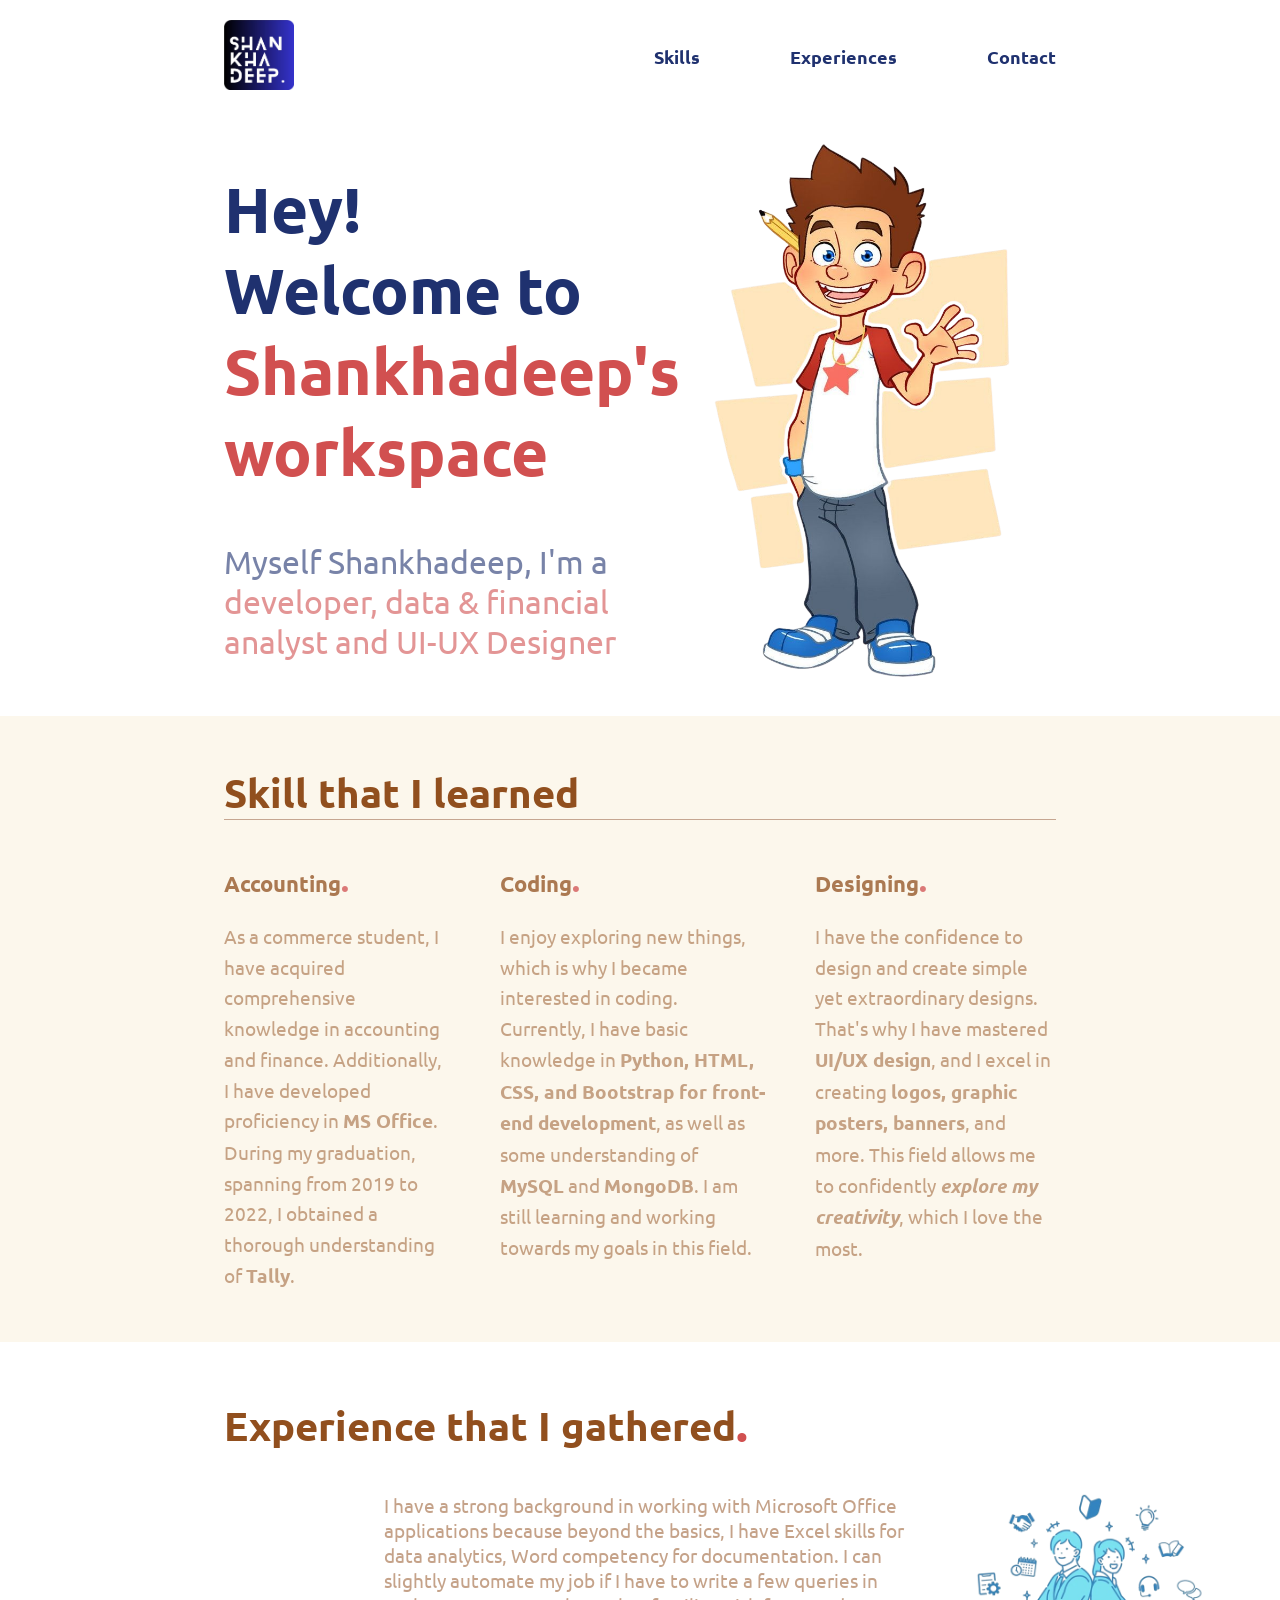
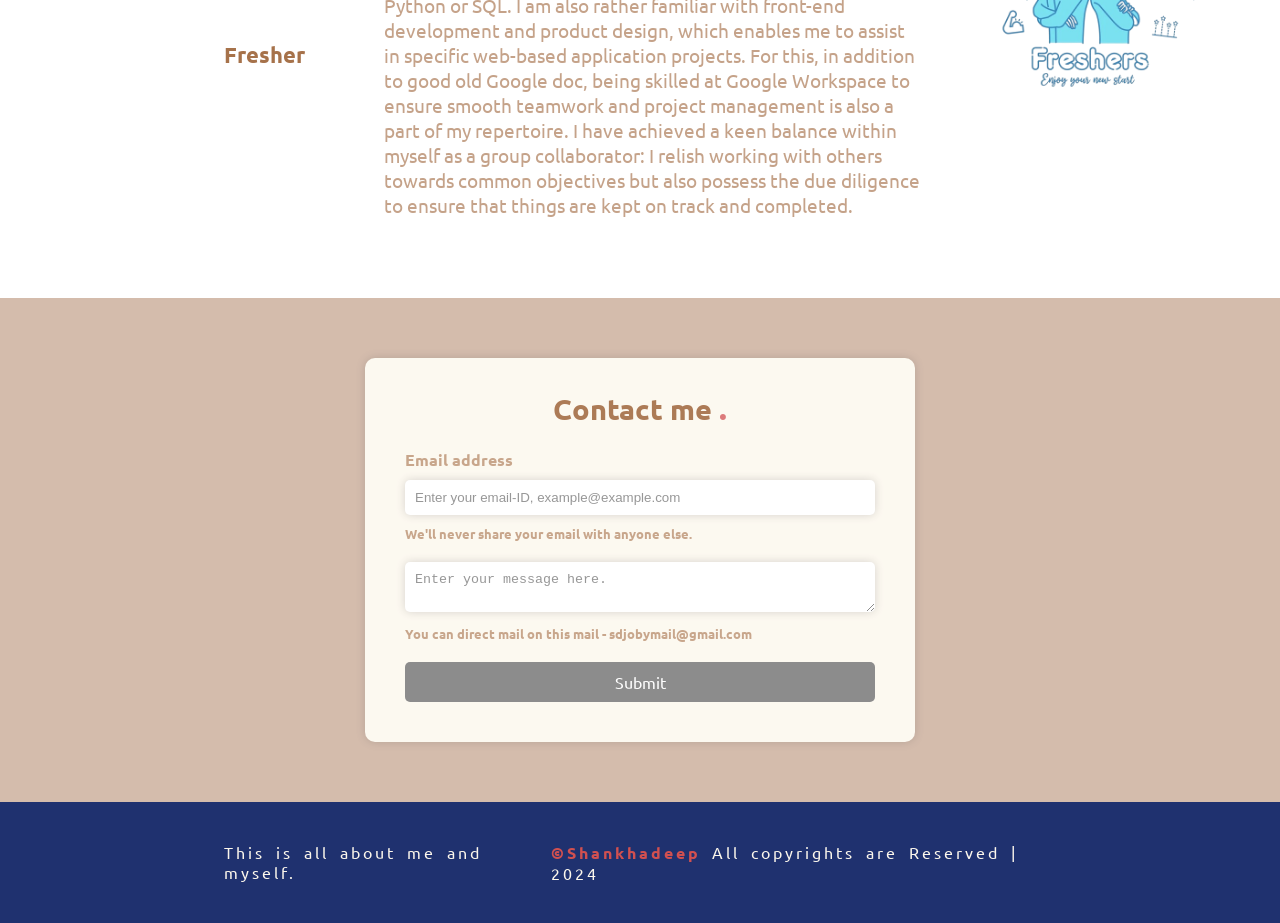
<file: index.html>
<!DOCTYPE html>
<html lang="en">

<head>
  <meta charset="UTF-8">
  <meta name="viewport" content="width=device-width, initial-scale=1.0">
  <title>Shankhadeep's World</title>

  <!-- CSS Links -->
  <link rel="stylesheet" href="./Styles/style.css">

  <!-- Google Font Styles -->
  <link rel="preconnect" href="https://fonts.googleapis.com">
  <link rel="preconnect" href="https://fonts.gstatic.com" crossorigin>
  <link
    href="https://fonts.googleapis.com/css2?family=Merriweather:ital,wght@0,300;0,400;0,700;0,900;1,300;1,400;1,700;1,900&family=Source+Code+Pro:ital,wght@0,200..900;1,200..900&family=Ubuntu:ital,wght@0,300;0,400;0,500;0,700;1,300;1,400;1,500;1,700&display=swap"
    rel="stylesheet">

</head>

<body>
  <!-- Main Hero Section -->
  <secion id="hero-section">
    <!-- NavBar Section -->
    <div id="main-container">
      <nav class="nav-bar">
        <div class="nav-content">
          <a href="#" class="navbar-brand"><img src="./media/Shankhadeep-Logo-Blue.png" alt="shankahdeep-logo"
              height="70"></a>
          <div class="nav-menu">
            <ul>
              <li class="menu-item"><a href="#skill-section">Skills</a></li>
              <li class="menu-item"><a href="#experience-section">Experiences</a></li>
              <li class="menu-item"><a href="#contact-section">Contact</a></li>
            </ul>
          </div>
        </div>
      </nav>
      <!-- NavBar Section End -->

      <!-- Hero Section -->
      <div class="hero-banner">
        <div class="hero-brief">
          <h1 class="main-heading">Hey! <br> Welcome to <span class="eye-catch">Shankhadeep's workspace</span></h1>
          <p class="short-brief">Myself Shankhadeep, I'm a <span class="eye-catch">developer, data & financial analyst
              and UI-UX Designer</span></p>
        </div>
        <div class="hero-boy-img"><img src="./media/hero-boy-hd-img.png" alt="hero-boy-img" height="600"></div>
      </div>
      <!-- Hero Section End -->
    </div>
  </secion>
  <!-- Main Hero Section End -->

  <!-- Skills Section -->
  <section id="skill-section">
    <div id="feature-container">
      <h1 class="feature-head">Skill that I learned</h1>
      <div class="features">
        <div class="skills">
          <h3>Accounting<span class="dott">.</span></h3>
          <p>As a commerce student, I have acquired comprehensive knowledge in accounting and finance. Additionally, I
            have developed proficiency in <strong>MS Office</strong>. During my graduation, spanning from 2019 to 2022,
            I obtained a thorough understanding of <strong>Tally</strong>.</p>
        </div>
        <div class="skills">
          <h3>Coding<span class="dott">.</span></h3>
          <p>I enjoy exploring new things, which is why I became interested in coding. Currently, I have basic knowledge
            in <strong>Python, HTML, CSS, and Bootstrap for front-end development</strong>, as well as some
            understanding of <strong>MySQL</strong> and <strong>MongoDB</strong>. I am still learning and working
            towards my goals in this field.</p>
        </div>
        <div class="skills">
          <h3>Designing<span class="dott">.</span></h3>
          <p>I have the confidence to design and create simple yet extraordinary designs. That's why I have mastered
            <strong>UI/UX design</strong>, and I excel in creating <strong>logos, graphic posters, banners</strong>, and
            more. This field allows me to confidently <strong><i>explore my creativity</i></strong>, which I love the
            most.
          </p>
        </div>
      </div>
    </div>
  </section>
  <!-- Skills Section End -->

  <!-- Experience -->
  <section id="experience-section">
    <div id="experience-container">
      <h1 class="experience-head">Experience that I gathered<span class="dott" style="font-size: 3rem;">.</span></h1>
      <div class="experiences">
        <div class="exp">
          <div class="exp-head">
            <h3>Fresher</h3>
            <!-- <h5>2021-2022</h5> -->
          </div>
          <div class="exp-text">
            <p>I have a strong background in working with Microsoft Office applications because beyond the basics, I have Excel skills for data analytics, Word competency for documentation. I can slightly automate my job if I have to write a few queries in Python or SQL. I am also rather familiar with front-end development and product design, which enables me to assist in specific web-based application projects. For this, in addition to good old Google doc, being skilled at Google Workspace to ensure smooth teamwork and project management is also a part of my repertoire. I have achieved a keen balance within myself as a group collaborator: I relish working with others towards common objectives but also possess the due diligence to ensure that things are kept on track and completed.</p>
          </div>
          <img class="exp-img" src="./media/Freshers.png" alt="junior-acountant-img" height="200">
        </div>
        <!-- <div class="exp">
          <div class="exp-head">
            <h3>B/Associates</h3>
            <h5>2021-2022</h5>
          </div>
          <div class="exp-text">
            <p>During my tenure as a Junior Accountant, I was responsible for managing tally operations, organizing data
              using Excel, overseeing fund collection from clients, and performing bookkeeping duties. This role spanned
              a period of approximately 3 months.</p>
          </div>
          <img class="exp-img" src="./media/Junnior-Accountant.png" alt="junior-acountant-img" height="150">
        </div>
        <div class="exp">
          <div class="exp-head">
            <h3>Binary Computer Ltd.</h3>
            <h5>2022-2023</h5>
          </div>
          <div class="exp-text">
            <p>As part of my role, I am tasked with engaging customers in meaningful conversations via chat to provide
              support in resolving their issues. Additionally, I am responsible for gathering valuable feedback from
              customers to enhance their overall experience.</p>
          </div>
          <img class="exp-img" src="./media/Customer_Executive.png" alt="junior-acountant-img" height="150">          
        </div> -->
      </div>
    </div>
  </section>
  <!-- Experience End -->

  <!-- Contact Form Section -->
  <section id="contact-section">
    <div class="contact-form">
      <form>
        <h2>Contact me <span class="dott">.</span></h2>
        <div>
          <label for="email">Email address</label>
          <input type="email" id="email" placeholder="Enter your email-ID, example@example.com">
          <div class="email-share">We'll never share your email with anyone else.</div>
        </div>
        <div>
          <textarea placeholder="Enter your message here."></textarea>
        </div>
        <p>You can direct mail on this mail - sdjobymail@gmail.com</p>
        <div>
          <a href="#" target="_blank">Submit</a>
        </div>
      </form>
    </div>
  </section>
  <!-- Contact Form Section End -->


  <!-- Footer Section -->
  <section id="footer-section">
    <div id="footer-container">
      <div class="aboutme">
        <p class="aboutme-head">This is all about me and myself.</p>
      </div>
      <div class="aboutme">
        <p class="aboutme-head"> <strong class="copy-skd">&copy;Shankhadeep</strong> All copyrights are Reserved | 2024
        </p>
      </div>
    </div>
  </section>
  <!-- Footer Section End -->
  
</body>

</html>
</file>
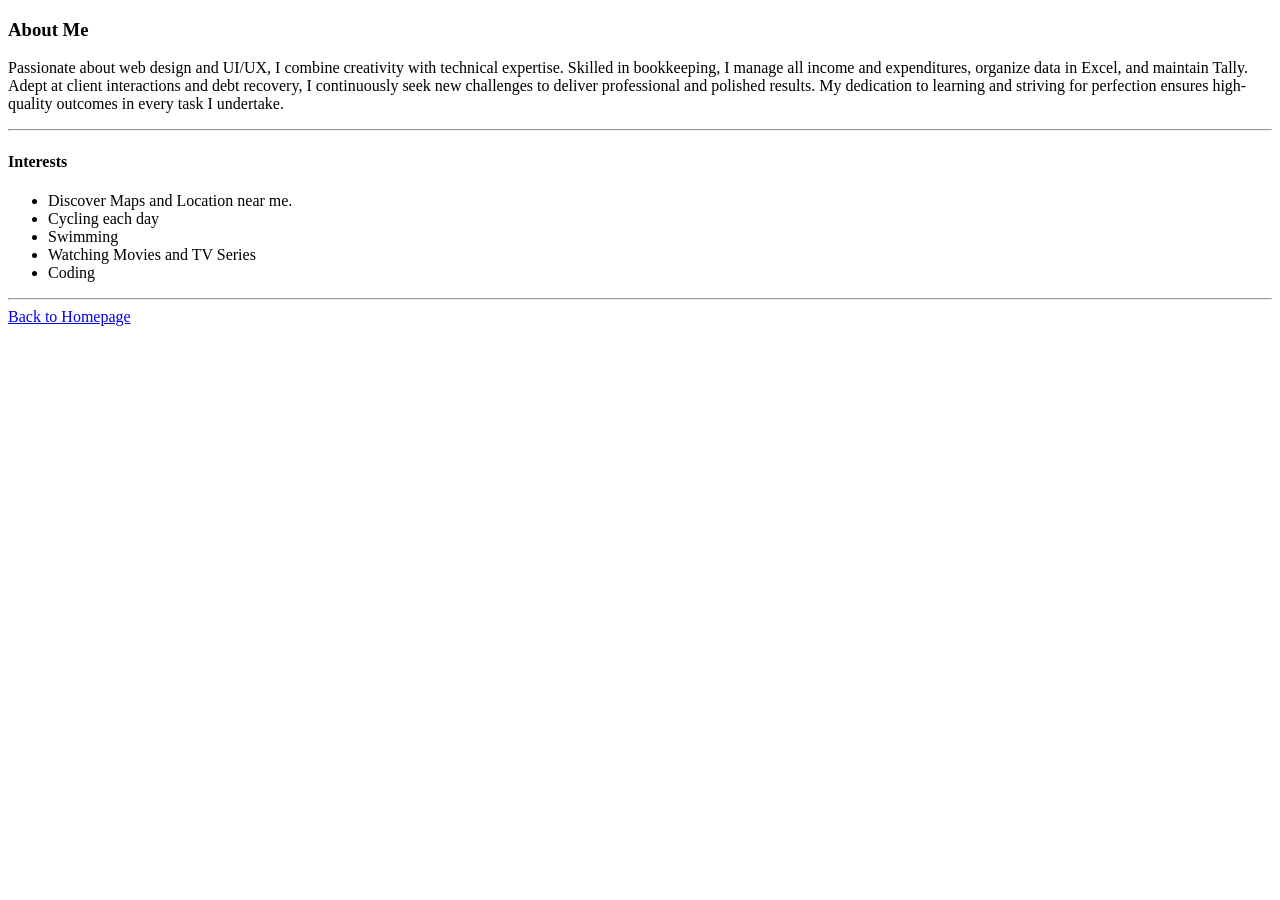
<file: Public/about.html>
<!DOCTYPE html>
<html lang="en">

<head>
    <meta charset="UTF-8">
    <meta name="viewport" content="width=device-width, initial-scale=1.0">
    <title>About Shankhadeep</title>
</head>

<body>
    <h3>About Me</h3>
    <p>Passionate about web design and UI/UX, I combine creativity with technical expertise. Skilled in bookkeeping, I
        manage all income and expenditures, organize data in Excel, and maintain Tally. Adept at client interactions and
        debt recovery, I continuously seek new challenges to deliver professional and polished results. My dedication to
        learning and striving for perfection ensures high-quality outcomes in every task I undertake.</p>
    <hr>
    <h4>Interests</h4>
    <ul>
        <li>Discover Maps and Location near me.</li>
        <li>Cycling each day</li>
        <li>Swimming </li>
        <li>Watching Movies and TV Series</li>
        <li>Coding</li>
    </ul>
    <hr>

    <a href="../index.html">Back to Homepage</a>
</body>

</html>
</file>
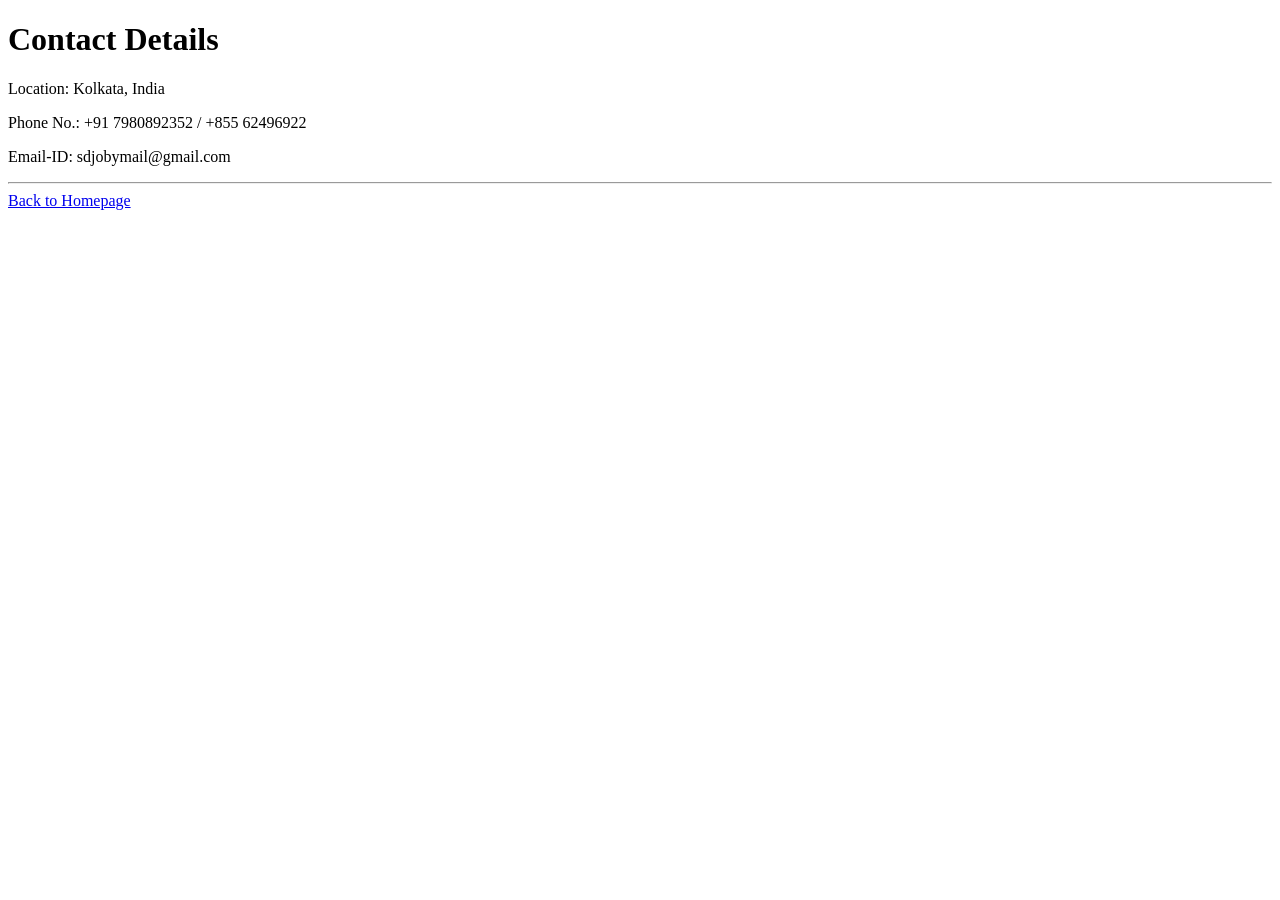
<file: Public/contact.html>
<!DOCTYPE html>
<html lang="en">
<head>
    <meta charset="UTF-8">
    <meta name="viewport" content="width=device-width, initial-scale=1.0">
    <title>Contact Shankhadeep</title>
</head>
<body>
    <h1>Contact Details</h1>
    <p>Location: Kolkata, India</p>
    <p>Phone No.: +91 7980892352 / +855 62496922</p>
    <p>Email-ID: sdjobymail@gmail.com</p>

    <hr>
    <a href="../index.html">Back to Homepage</a>
</body>
</html>
</file>
<file: Styles/style.css>
:root{
    /* Font Styles */
    --source-code-pro: "Source Code Pro", monospace;
    --ubuntu: "Ubuntu", sans-serif;
    --merriweather: "Merriweather", serif;

    /* Color */
    --skin-tone: #fcf7ec;
    --little-dark-skin: #c6a691;
    --tangy-orange: #E76F51;
    --navy-blue: #1F316F;
    --bluish: #5B99C2;
    --brown: #914F1E;
    --light-brown: #D15050;
}

* {
    margin: 0;
    padding: 0;
    box-sizing: border-box;
}

a {
    text-decoration: none;
}

ul {
    list-style: none;
}


/* Section Department */
#hero-section {
    background-color: var(--skin-tone);
}

/* Navbar Settings */

#main-container {
    width: 65%;
    margin: auto;
    font-family: var(--ubuntu);
    margin-top: 20px;
}

.nav-content {
    display: flex;
    align-items: center;
    justify-content: space-between;
}

.nav-menu ul {
    display: flex;
    gap: 90px;
}

.menu-item a {
    font-weight: bold;
    color: var(--navy-blue);
    font-size: 1.15rem;
}


/* Hero Secction */

.hero-banner {
    margin-top: 20px;
    display: flex;
    align-items: center;
    justify-content: space-between;
    color: var(--navy-blue);
}

.hero-brief {
    width: 50%;
    font-size: 2rem;
}

.main-heading {
    margin-bottom: 50px;
    font-weight: bolder;
}
.eye-catch {
    color: var(--light-brown);
    opacity: 100%;
}
.short-brief {
    opacity: 60%;
}

/* Features - Skills */
#skill-section {
    background-color: var(--skin-tone);
}

#feature-container {
    width: 65%;
    margin: auto;
    font-family: var(--ubuntu);
    padding: 50px 0; 
    font-size: 1.2rem;
    color: var(--brown);
}

.feature-head {
    font-size: 2.5rem;
    margin-bottom: 40px;
    border-bottom: 0.5px solid var(--little-dark-skin);
}

.features {
    display: flex;
    gap: 50px;
}

.skills h3 {
    opacity: 75%;
}

.dott {
    color: var(--light-brown);
    font-size: 2rem;
}

.skills p {
    margin-top: 20px;
    opacity: 50%;
    line-height: 1.6;
}

/* Experience Section */

#experience-container {
    width: 65%;
    margin: auto;
    font-family: var(--ubuntu);
    padding: 50px 0px;
    font-size: 1.2rem;
    color: var(--brown);
}

.experience-head {
    margin-bottom: 40px;
    font-size: 2.5rem;
    
}

.exp {
    display: grid;
    gap: 10px;
    grid-template-columns: 150px 65% 50px;
    margin-bottom: 30px;
    opacity: 80%;
}

.exp-head {
    padding-right: 30px;
    display: flex;
    flex-direction: column;
    justify-content: center;
    gap: 6px;
}

.exp-text {
    display: flex;
    flex-direction: column;
    gap: 5px;
    justify-content: center;
    opacity: 65%;
}

.exp-img {
    margin-left: 40px;
}

/* Contact Form Section */
#contact-section{
    background-color: var(--little-dark-skin);
    padding: 20px;
    opacity: 75%;
}

.contact-form {
    max-width: 550px;
    margin: 40px auto;
    padding: 30px 40px 40px;
    background-color: var(--skin-tone);
    color: var(--brown);
    border-radius: 10px;
    box-shadow: 0 0 10px rgba(0, 0, 0, 0.2);
    font-family: var(--ubuntu);
  }
  
  .contact-form h2 {
    font-size: 1.8rem;
    font-weight: bold;
    text-align: center;
    margin-bottom: 20px;
  }
  
  .contact-form label {
    display: block;
    margin-bottom: 10px;
    opacity: 65%;
    font-weight: bold;
  }
  
  .contact-form input[type="email"] {
    width: 100%;
    padding: 10px;
    border: none;
    border-radius: 5px;
    box-shadow: 0 0 10px rgba(0, 0, 0, 0.2);
  }

  .email-share {
    display: block;
    margin-bottom: 10px;
    opacity: 65%;
    font-weight: bold;
    margin: 10px 0 20px;
    font-size: .8rem;
  }
  
  .contact-form textarea {
    width: 100%;
    padding: 10px;
    border: none;
    border-radius: 5px;
    box-shadow: 0 0 10px rgba(0, 0, 0, 0.2);
  }
  
  .contact-form p {
    display: block;
    margin-bottom: 10px;
    opacity: 65%;
    font-weight: bold;
    margin: 10px 0 20px;
    font-size: .8rem;
  }
  
  .contact-form a {
    display: block;
    width: 100%;
    padding: 10px;
    background-color: #666;
    color: #fff;
    border: none;
    border-radius: 5px;
    text-align: center;
    text-decoration: none;
  }
  
  .contact-form a:hover {
    background-color: #777;
  }

/* Footer Section */

#footer-section {
    background-color: var(--navy-blue);
}

#footer-container {
    width: 65%;
    margin: auto;
    font-family: var(--ubuntu);
    padding: 40px 0 ;
    color: #fcf7ec;
    word-spacing: 4px;
    letter-spacing: 3px;

    /* Display */
    display: flex;
    justify-content: space-between;
}

.copy-skd {
    color: var(--light-brown);
}

/* Media Query */
/* For devices with a width of 1024px or less */
@media screen and (max-width: 1024px) {
    #main-container {
        width: 80%;
    }

    .nav-menu ul {
        gap: 50px;
    }

    .hero-brief {
        width: 60%;
    }

    .hero-banner {
        flex-direction: column;
        align-items: center;
        text-align: center;
    }

    .hero-brief, .hero-boy-img {
        width: 100%;
    }

    .features {
        flex-direction: column;
        gap: 30px;
    }

    .experience-head {
        text-align: center;
    }

    .exp {
        grid-template-columns: 1fr;
        text-align: center;
    }
    
    .exp img {
        visibility: hidden;
        height: 5px;
    }

    .exp-head, .exp-text, .exp-img {
        margin: 0 auto;
    }

    .exp-head {
        padding-right: 0;
    }

    #footer-container {
        font-size: 0.6rem;
        word-spacing: 0.5px;
        letter-spacing: 2px;
    }
}

/* For devices with a width of 768px or less */
@media screen and (max-width: 768px) {
    .navbar-brand {
        visibility: hidden;
    }

    .nav-menu ul {
        visibility: hidden;
    }

    .hero-brief {
        font-size: 1.8rem;
    }

    .main-heading {
        font-size: 3rem;
    }

    .features {
        font-size: 1rem;
    }

    .exp {
        grid-template-columns: 1fr;
        gap: 20px;
    }
    
    .exp-head h3, .exp-head h5 {
        font-size: 1.2rem;
    }

    .exp-text p {
        font-size: 1rem;
    }
}

/* For devices with a width of 480px or less */
@media screen and (max-width: 480px) {
    nav.nav-bar {
        visibility: hidden;
    }

    .hero-brief {
        font-size: 1.2rem;
    }

    .main-heading {
        font-size: 1.5rem;
    }

    .features {
        font-size: 0.9rem;
    }

    .exp-head h3, .exp-head h5 {
        font-size: 1rem;
    }

    .exp-text p {
        font-size: 0.9rem;
    }

    .exp-img {
        height: 120px;
    }

    .aboutme-head {
        font-size: 0.8rem;
        text-align: center;
    }
}
</file>
